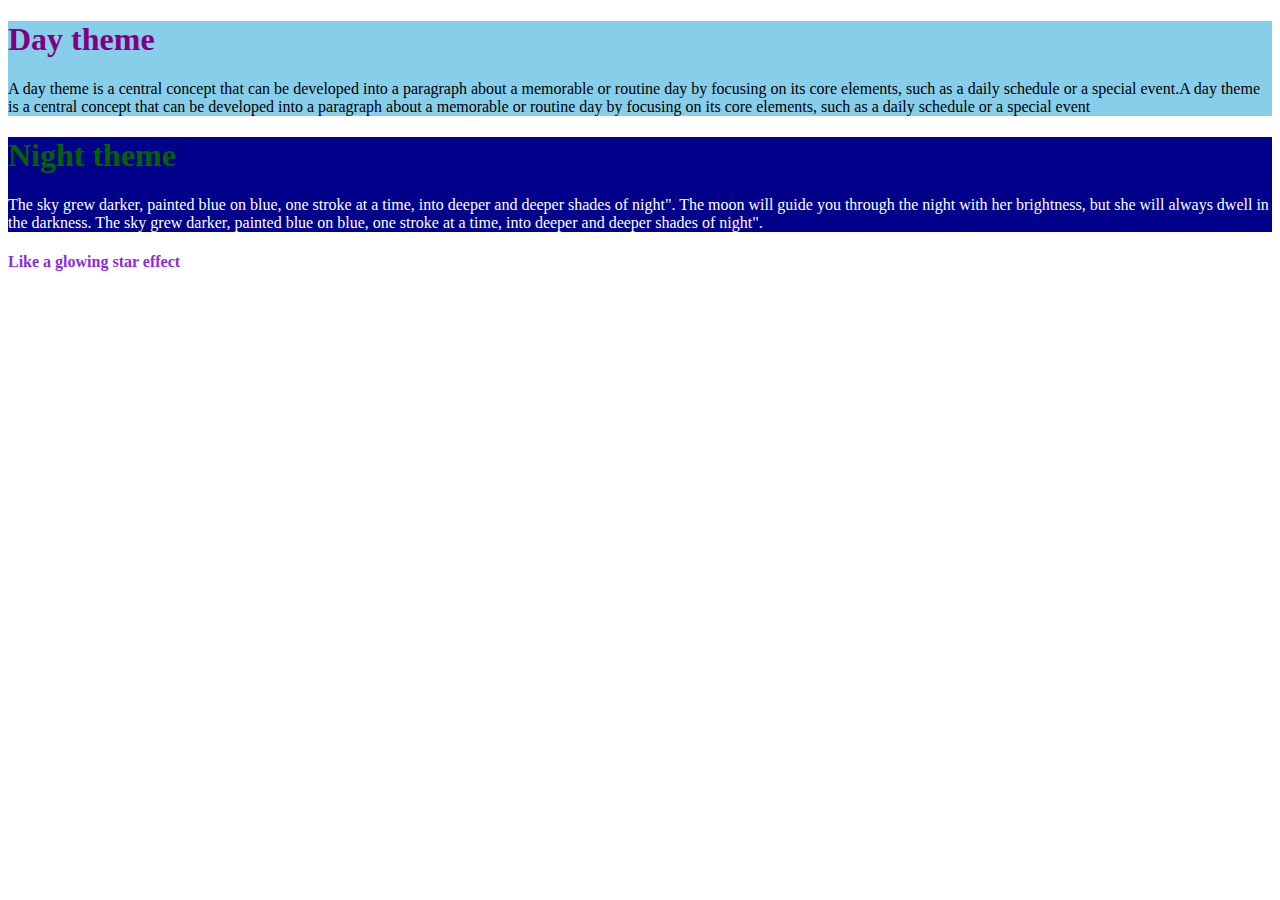
<file: assignment 1/index.html>
<!DOCTYPE html>
<html lang="en">
<head>
    <meta charset="UTF-8">
    <meta name="viewport" content="width=device-width, initial-scale=1.0">
    <title>assignment</title>
    <link rel="stylesheet" href="style.css">
    <!--Internal Css-->
    <style>
        .nighttheme{
            background-color: darkblue;
            color: white;
        }
        .heading2{
            color: darkgreen;
        }
    </style>
</head>
<body>
    <!--Day Theme-->
    <section class="daytheme">
        <h1 class="heading1">Day theme</h1>
        <p>A day theme is a central concept that can be developed into a paragraph about a memorable or routine day by focusing on its core elements,
             such as a daily schedule or a special event.A day theme is a central concept that can be developed into a paragraph about a memorable or routine day by focusing on its core elements,
             such as a daily schedule or a special event </p>
    </section>

    <!--Night Theme-->
    <section class="nighttheme">
        <h1 class="heading2">Night theme</h1>
        <p>
            The sky grew darker, painted blue on blue, one stroke at a time, into deeper and deeper shades of night".
           The moon will guide you through the night with her brightness, but she will always dwell in the darkness.
           The sky grew darker, painted blue on blue, one stroke at a time, into deeper and deeper shades of night".
        </p>
    </section>
    <!--Inline css-->
    <h4 style="color: blueviolet;">Like a glowing star effect </h4>
</body>
</html>
</file>
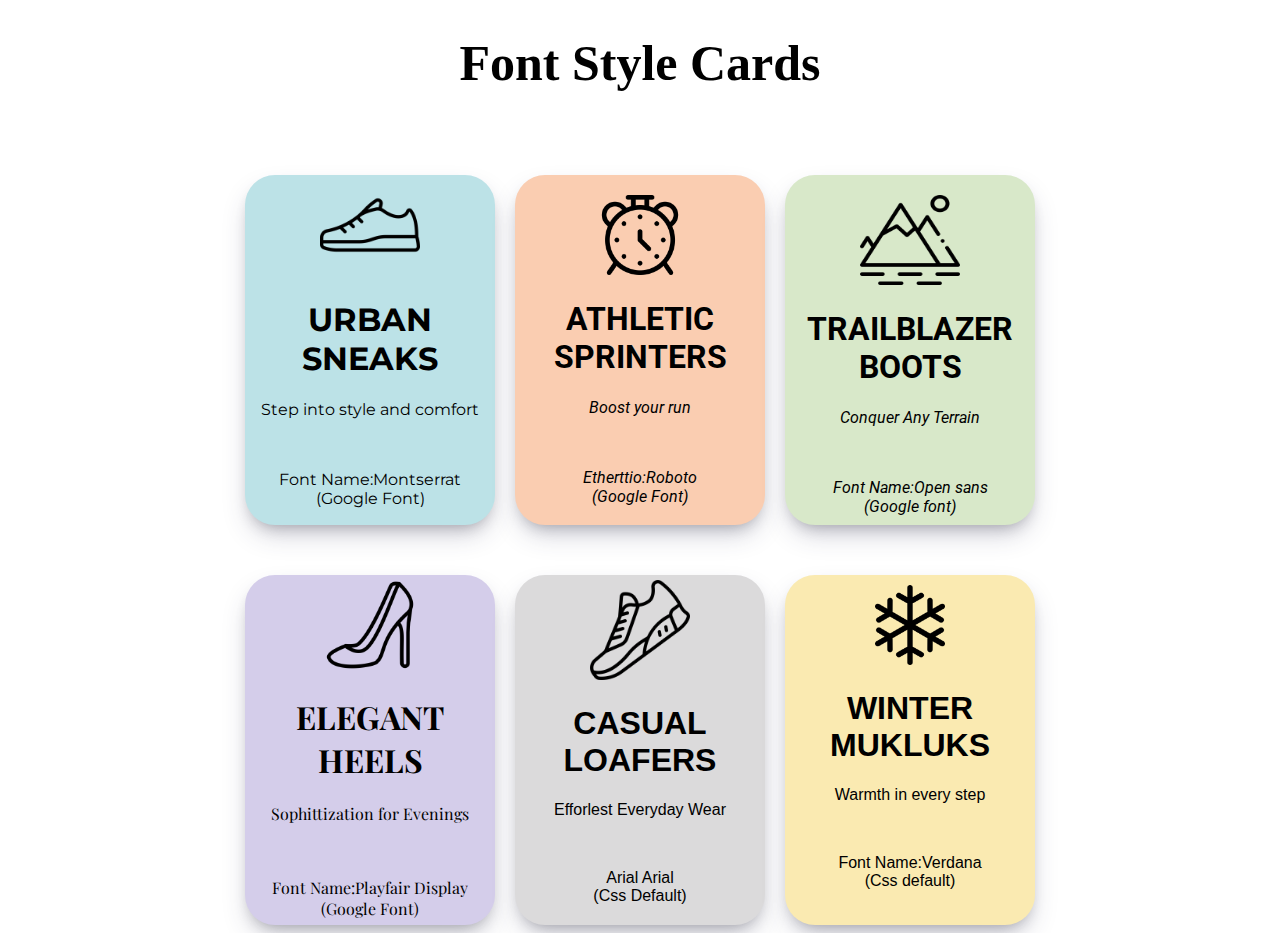
<file: cards assignment/index.html>
<!DOCTYPE html>
<html lang="en">
<head>
    <meta charset="UTF-8">
    <meta name="viewport" content="width=device-width, initial-scale=1.0">
    <title>cards assignment </title>
    <link rel="stylesheet" href="style.css">
</head>
<body>
    <h1 class="heading">Font Style Cards</h1>
    <div class="cards">
             <div class="card-01">
            <img src="images/running-shoes.png" alt="" width="100px" height="100px">
            <h1>URBAN<br>SNEAKS</h1>
            <p>Step into style and comfort</p><br>
            <p>Font Name:Montserrat<br>(Google Font)</p>
        </div>
        <div class="card-02">
            <img src="images/alarm-clock.png" alt="" width="80px" height="80px" class="clock">
            <h1>ATHLETIC<br>SPRINTERS</h1>
            <P>Boost your run</P><br>
            <p>Etherttio:Roboto<br>(Google Font)</p>
        </div>
        <div class="card-03">
            <img src="images/mountain.png" alt="" width="100px" height="90px" class="mountain">
            <h1>TRAILBLAZER<br>BOOTS</h1>
            <p>Conquer Any Terrain</p><br>
            <p>Font Name:Open sans<br>(Google font)</p>
        </div>
    </div>
    <div class="cards">
        <div class="card-04">
            <img src="images/fashion.png" alt="" width="90px" height="90px" class="heel">
            <h1>ELEGANT<br> HEELS</h1>
            <p>Sophittization for Evenings</p><br>
            <p>Font Name:Playfair Display<br>(Google Font)</p>
        </div>
        <div class="card-05">
            <img src="images/sneakers.png" alt="" width="100pc" height="100px" class="shoes">
            <h1>CASUAL <BR>LOAFERS</h1>
            <p>Efforlest Everyday Wear</p><br>
            <p>Arial Arial<br>(Css Default)</p>
        </div>
        <div class="card-06">
            <img src="images/snowflake.png" alt="" width="80px" height="80px" class="winter">
            <h1>WINTER<br>MUKLUKS</h1>
            <P>Warmth in every step</P><br>
            <P>Font Name:Verdana<br>(Css default)</P>
        </div>
    </div>
       
   
</body>
</html>
</file>
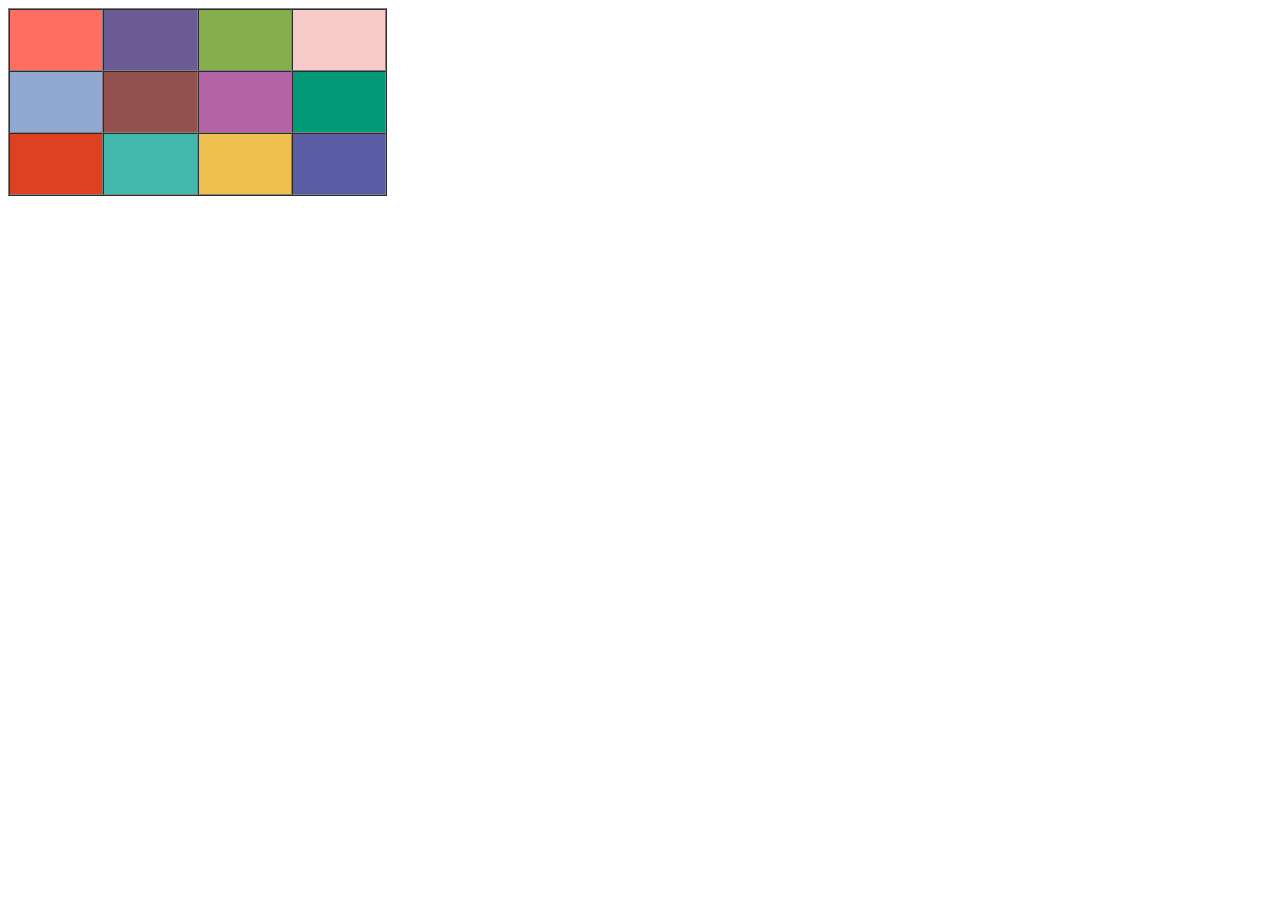
<file: color palette assignment/index.html>
<!DOCTYPE html>
<html lang="en">
<head>
    <meta charset="UTF-8">
    <meta name="viewport" content="width=device-width, initial-scale=1.0">
    <title>color palette</title>
    <link rel="stylesheet" href="style.css">
</head>
<body>
    <!--Using colors  Hsl,Rgb,Hex  -->
    <table border="1" cellspacing="0" cellpadding="30" width="30%">
        <tr>
            <td class="box-01"></td>
            <td class="box-02"></td>
            <td class="box-03"></td>
            <td class="box-04"></td>
        </tr>
        <tr>
            <td class="box-05"></td>
            <td class="box-06"></td>
            <td class="box-07"></td>
            <td class="box-08"></td>
        </tr>
        <tr>
            <td class="box-09"></td>
            <td class="box-10"></td>
            <td class="box-11"></td>
            <td class="box-12"></td>
        </tr>
    </table>
   

</body>
</html>
</file>
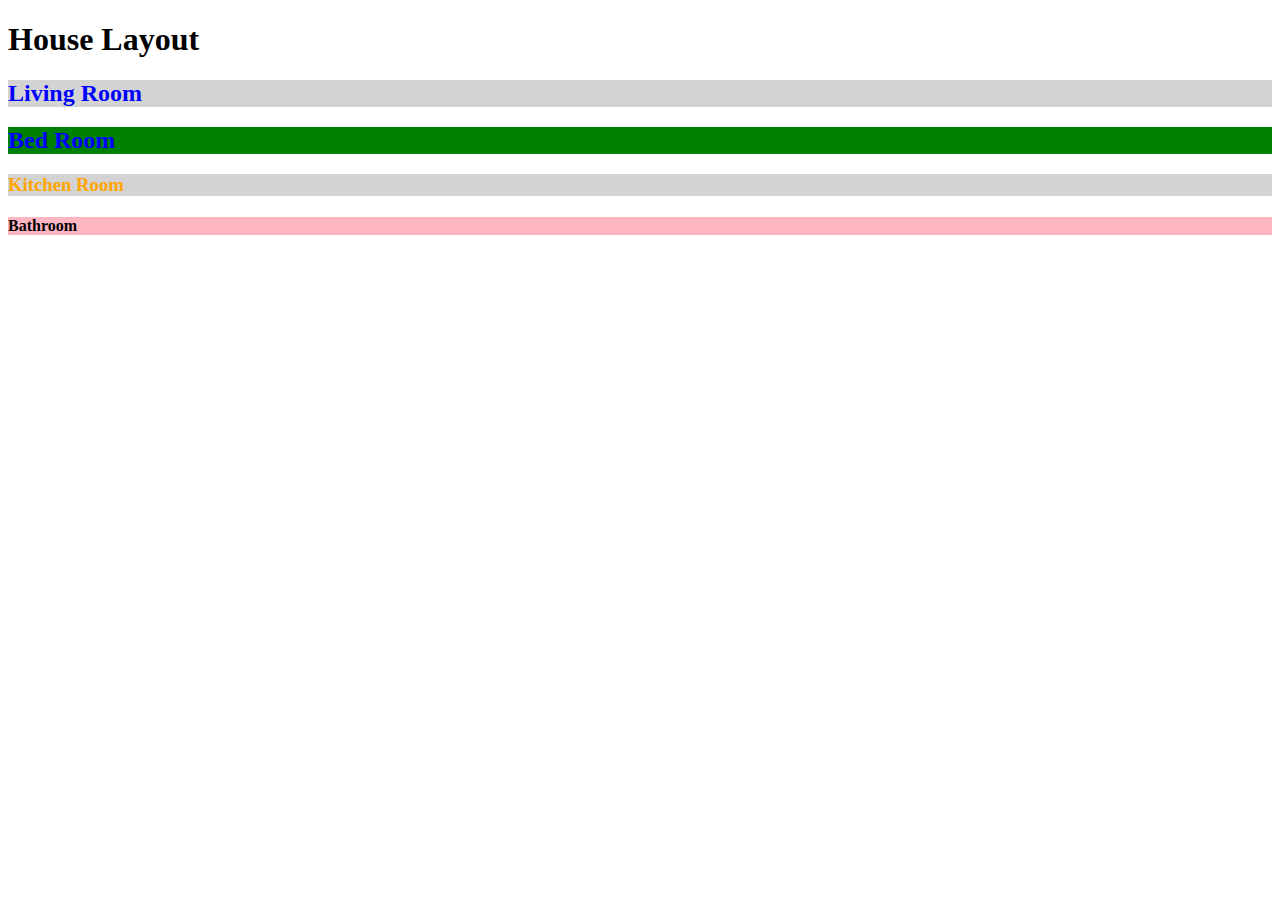
<file: Selectors/index.html>
<!DOCTYPE html>
<html lang="en">
<head>
    <meta charset="UTF-8">
    <meta name="viewport" content="width=device-width, initial-scale=1.0">
    <title>House Layout </title>
    <link rel="stylesheet" href="style.css">
</head>
<body>
    <h1>House Layout</h1>
    <div class="house">
        <!--Living Room -->
        <div class="Living-room">
            <h2>Living Room </h2>
        </div>

        <!--Bed Room-->
        <div class="Bed-room">
            <h2>Bed Room</h2>
        </div>

        <!--Kitchen Room-->
        <div id="Kitchen">
            <h3>Kitchen Room</h3>
        </div>
        <!--Bathroom-->
        <div id="bathroom">
             <h4>Bathroom</h4>
        </div>
    </div>
</body>
</html>
</file>
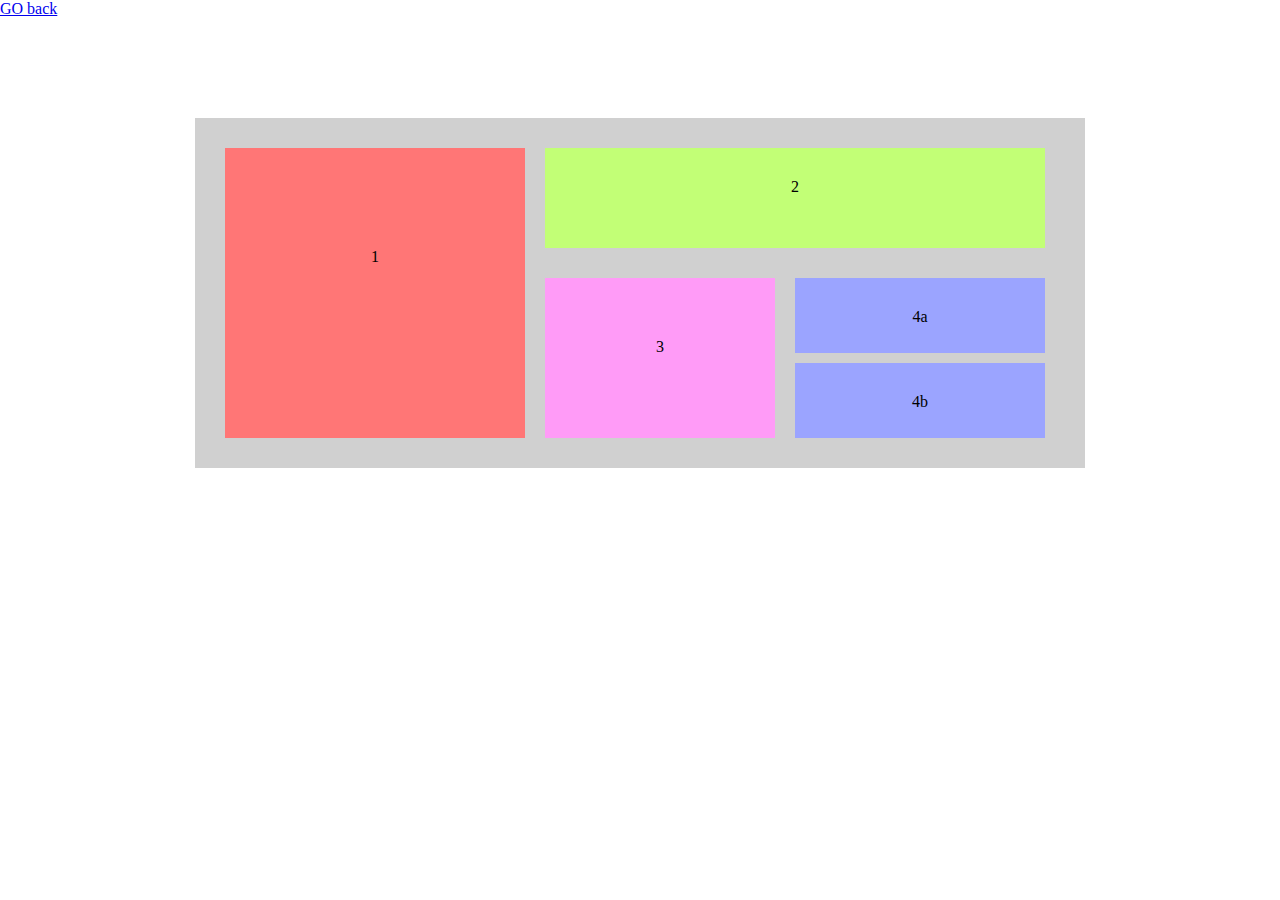
<file: layout asssignment/layout1.html>
<!DOCTYPE html>
<html lang="en">

<head>
    <meta charset="UTF-8">
    <meta name="viewport" content="width=device-width, initial-scale=1.0">
    <title>Layout assignment </title>
    <link rel="stylesheet" href="layout1.css">
</head>
<body>
    <a href="index.html">GO back</a>
    <div class="main">
        <div class="box-01">1</div>
        <div class="right">
            <div class="box-02">2</div>
            <div class="bottom">
                <div class="box-03">3</div>
                <div class="end">
                    <div class="box-4a">4a</div>
                    <div class="box-4b">4b</div>
                </div>
            </div>
        </div>
    </div>

</body>

</html>
</file>
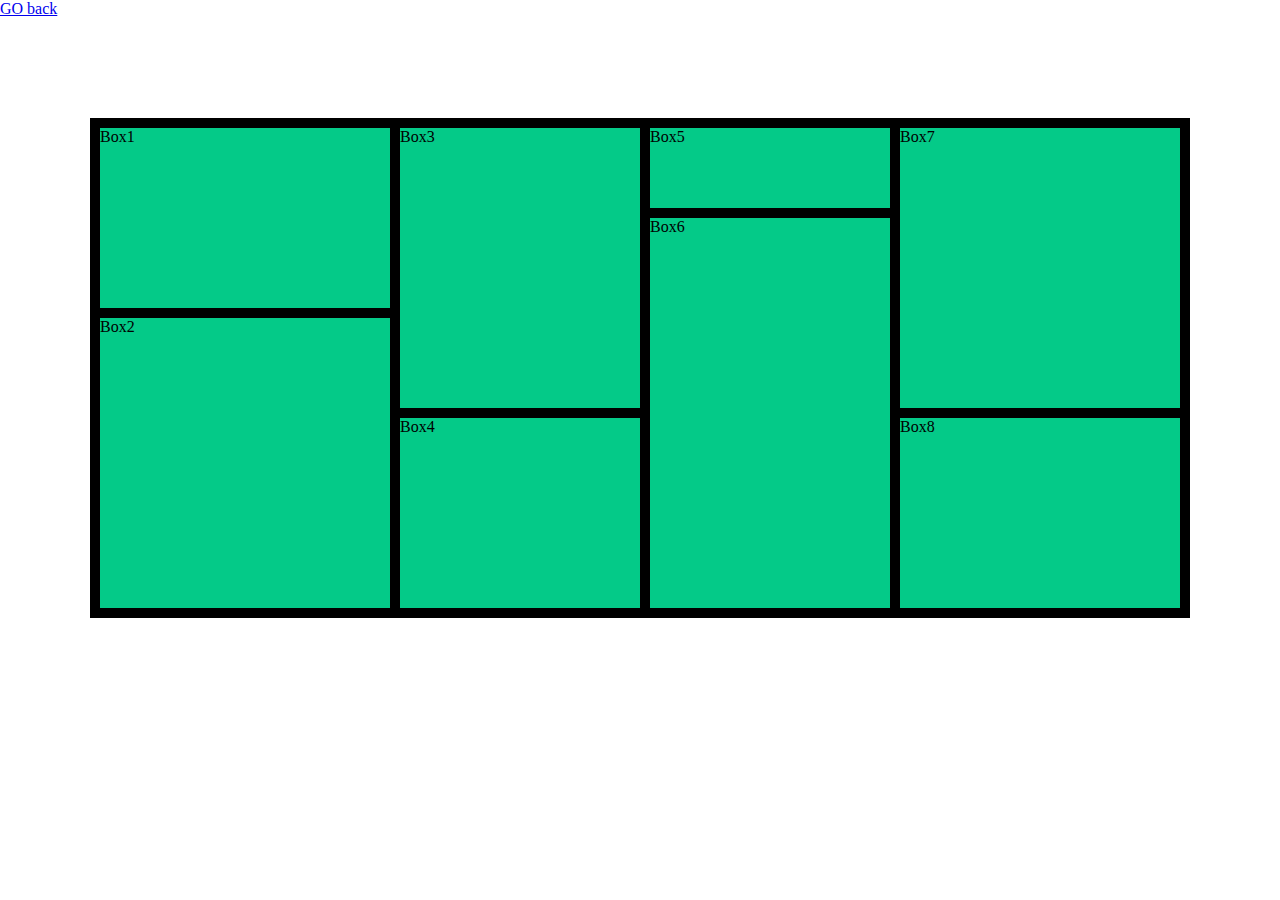
<file: layout asssignment/layout2.html>
<!DOCTYPE html>
<html lang="en">

<head>
    <meta charset="UTF-8">
    <meta name="viewport" content="width=device-width, initial-scale=1.0">
    <title>layout assignment </title>
    <link rel="stylesheet" href="layout2.css">
</head>
<body>
    <a href="index.html">GO back</a>
    <div class="main">
        <div class="first-row">
            <div class="box1">Box1</div>
            <div class="box2">Box2</div>
        </div>
        <div class="second-row">
            <div class="box3">Box3</div>
            <div class="box4">Box4</div>
        </div>
        <div class="third-row">
            <div class="box5">Box5</div>
            <div class="box6">Box6</div>
        </div>
        <div class="fourth-row">
            <div class="box7">Box7</div>
            <div class="box8">Box8</div>
        </div>
    </div>

</body>

</html>
</file>
<file: assignment 1/style.css>
.daytheme{
    background-color: skyblue;
}
.heading1{
    color: purple;
}
</file>
<file: cards assignment/style.css>
@import url('https://fonts.googleapis.com/css2?family=Roboto:ital,wght@0,100..900;1,100..900&display=swap');
@import url('https://fonts.googleapis.com/css2?family=Playfair+Display:ital,wght@0,400..900;1,400..900&display=swap');

@font-face{
    font-family: "montserrat";
    src: url(fonts/Montserrat-VariableFont_wght.ttf);
}
@font-face{
    font-family: "Roboto";
    src: url(fonts/Roboto-Italic-VariableFont_wdth,wght.ttf);
}
.heading{
    text-align: center;
    font-size: 50px;
}
.card-01{
    background-color: #bce2e7;
    font-family: "montserrat";
    width: 250px;
    height: 350px;
    text-align: center;
    border-radius: 30px;
    box-shadow: rgba(50, 50, 93, 0.25) 0px 13px 27px -5px, rgba(0, 0, 0, 0.3) 0px 8px 16px -8px;
}
.card-02{
    background-color: #facdb1;
    font-family: "Roboto";
    width: 250px;
    height: 350px;
    text-align: center;
    border-radius: 30px;
    box-shadow: rgba(50, 50, 93, 0.25) 0px 13px 27px -5px, rgba(0, 0, 0, 0.3) 0px 8px 16px -8px;
}     
.card-03{
    background-color: #d8e8c9;
    font-family: "Roboto", sans-serif;
     width: 250px;
    height: 350px;
    text-align: center;
    border-radius: 30px;
     box-shadow: rgba(50, 50, 93, 0.25) 0px 13px 27px -5px, rgba(0, 0, 0, 0.3) 0px 8px 16px -8px;
}
.cards{
    display: flex;
    gap: 20px;
    justify-content: center;
    padding-top: 50px;
    
}

.clock{
    padding-top: 20px;
}
.mountain{
    padding-top: 20px;
} 
.heel{
    padding-top: 5px;
}
.shoes{
    padding-top: 5px;
}
.winter{
    padding-top: 10px;
}
.card-04{
     background-color: #d4cdea;
    font-family: "Playfair Display", serif;
    width: 250px;
    height: 350px;
    text-align: center;
    border-radius: 30px;
    box-shadow: rgba(50, 50, 93, 0.25) 0px 13px 27px -5px, rgba(0, 0, 0, 0.3) 0px 8px 16px -8px;
}
.card-05{
    background-color: #dbdadb;
    font-family: Arial, Helvetica, sans-serif;
    width: 250px;
    height: 350px;
    text-align: center;
    border-radius: 30px;
    box-shadow: rgba(50, 50, 93, 0.25) 0px 13px 27px -5px, rgba(0, 0, 0, 0.3) 0px 8px 16px -8px;
}
.card-06{
    background-color: #faeab1;
    font-family: Verdana, Geneva, Tahoma, sans-serif;
    width: 250px;
    height: 350px;
    text-align: center;
    border-radius: 30px;
    box-shadow: rgba(50, 50, 93, 0.25) 0px 13px 27px -5px, rgba(0, 0, 0, 0.3) 0px 8px 16px -8px;
}
</file>
<file: color palette assignment/style.css>
.box-01{
    background-color: #ff6e61;
}
.box-02{
    background-color: rgba(106, 91, 148);
}
.box-03{
    background-color: hsl(84, 39%, 49%);
}
.box-04{
    background-color: #f6cac9;
}
.box-05{
    background-color: rgba(145, 168, 209);
}
.box-06{
    background-color: hsl(1, 30%, 45%);
}
.box-07{
    background-color: #b564a7;
}
.box-08{
    background-color: rgba(0, 154, 118);
}
.box-09{
    background-color:  hsl(10, 73%, 50%);
}
.box-10{
    background-color: #44b8ad;
}
.box-11{
    background-color: rgba(239, 191, 80);
}
.box-12{
    background-color: hsl(238, 29%, 50%);
}
</file>
<file: Selectors/style.css>
/* Type Selector */
.house h2{
    color: blue;
}
    
/* Class Selector */
.Bedroom {
    background-color: lightblue;
}
/* ID Selector */
#Kitchen {
    color: orange;
}
/* Child Selector */
.house>div{
    background-color: lightgrey;
}
/* Adjacent Sibling  Selector */
.Living-room + div {
    background-color: green;
}
/* General Sibling Selector */
#Kitchen~div{
    background-color: lightpink;
}
</file>
<file: layout asssignment/layout1.css>
* {
    padding: 0;
    margin: 0;
    box-sizing: border-box;
}

.main {
    background-color: #d0d0d0;
    max-width: 890px;
    height: 350px;
    margin: auto;
    display: flex;
    padding: 20px;

    margin-top: 100px;
}

.right {
    height: 400px;
    width: 500px;
    display: flex;
    flex-direction: column;
    gap: 10px;

}

.box-01 {
    background-color: #ff7676;
    width: 300px;
    height: 290px;
    margin: 10px;
    text-align: center;
    padding-top: 100px;
}

.box-02 {
    background-color: #c2ff76;
    width: 500px;
    height: 100px;
    margin: 10px;
    text-align: center;
    padding-top: 30px;
}

.bottom {
    display: flex;
}

.box-03 {
    background-color: #ff9bf7;
    width: 250px;
    height: 160px;
    margin: 10px;
    text-align: center;
    padding-top: 60px;

}

.end {
    height: 150px;
    width: 250px;
}

.box-4a {
    background-color: #9ba4ff;
    width: 250px;
    height: 75px;
    margin: 10px;
    text-align: center;
    padding-top: 30px;
}

.box-4b {
    background-color: #9ba4ff;
    width: 250px;
    height: 75px;
    margin: 10px;
    text-align: center;
    padding-top: 30px;
}
</file>
<file: layout asssignment/layout2.css>
* {
    padding: 0;
    margin: 0;
    box-sizing: border-box;
}

.main {
    background-color: #04ca88;
    max-width: 1100px;
    height: 500px;
    margin: auto;
    display: flex;
    margin-top: 100px;
}

.first-row {
    height: 500px;
    width: 300px;

}

.box1 {
    height: 200px;
    width: 300px;
    border: 10px solid black;
    border-right: 0px;
}

.box2 {
    height: 300px;
    width: 300px;
    border: 10px solid black;
    border-top: 0px;
    border-right: 0px;

}

.second-row {
    height: 500px;
    width: 250px;

}

.box3 {
    height: 300px;
    width: 250px;
    border: 10px solid black;
    border-right: 0px;
}

.box4 {
    height: 200px;
    width: 250px;
    border: 10px solid black;
    border-top: 0px;
    border-right: 0px;
}

.third-row {
    height: 500px;
    width: 250px;

}

.box5 {
    height: 100px;
    width: 250px;
    border: 10px solid black;
    border-right: 0px;
}

.box6 {
    height: 400px;
    width: 250px;
    border: 10px solid black;
    border-top: 0px;
    border-right: 0px;
}

.fourth-row {
    height: 500px;
    width: 250px;
}

.box7 {
    height: 300px;
    width: 300px;
    border: 10px solid black;
}

.box8 {
    height: 200px;
    width: 300px;
    border: 10px solid black;
    border-top: 0px;
}
</file>
